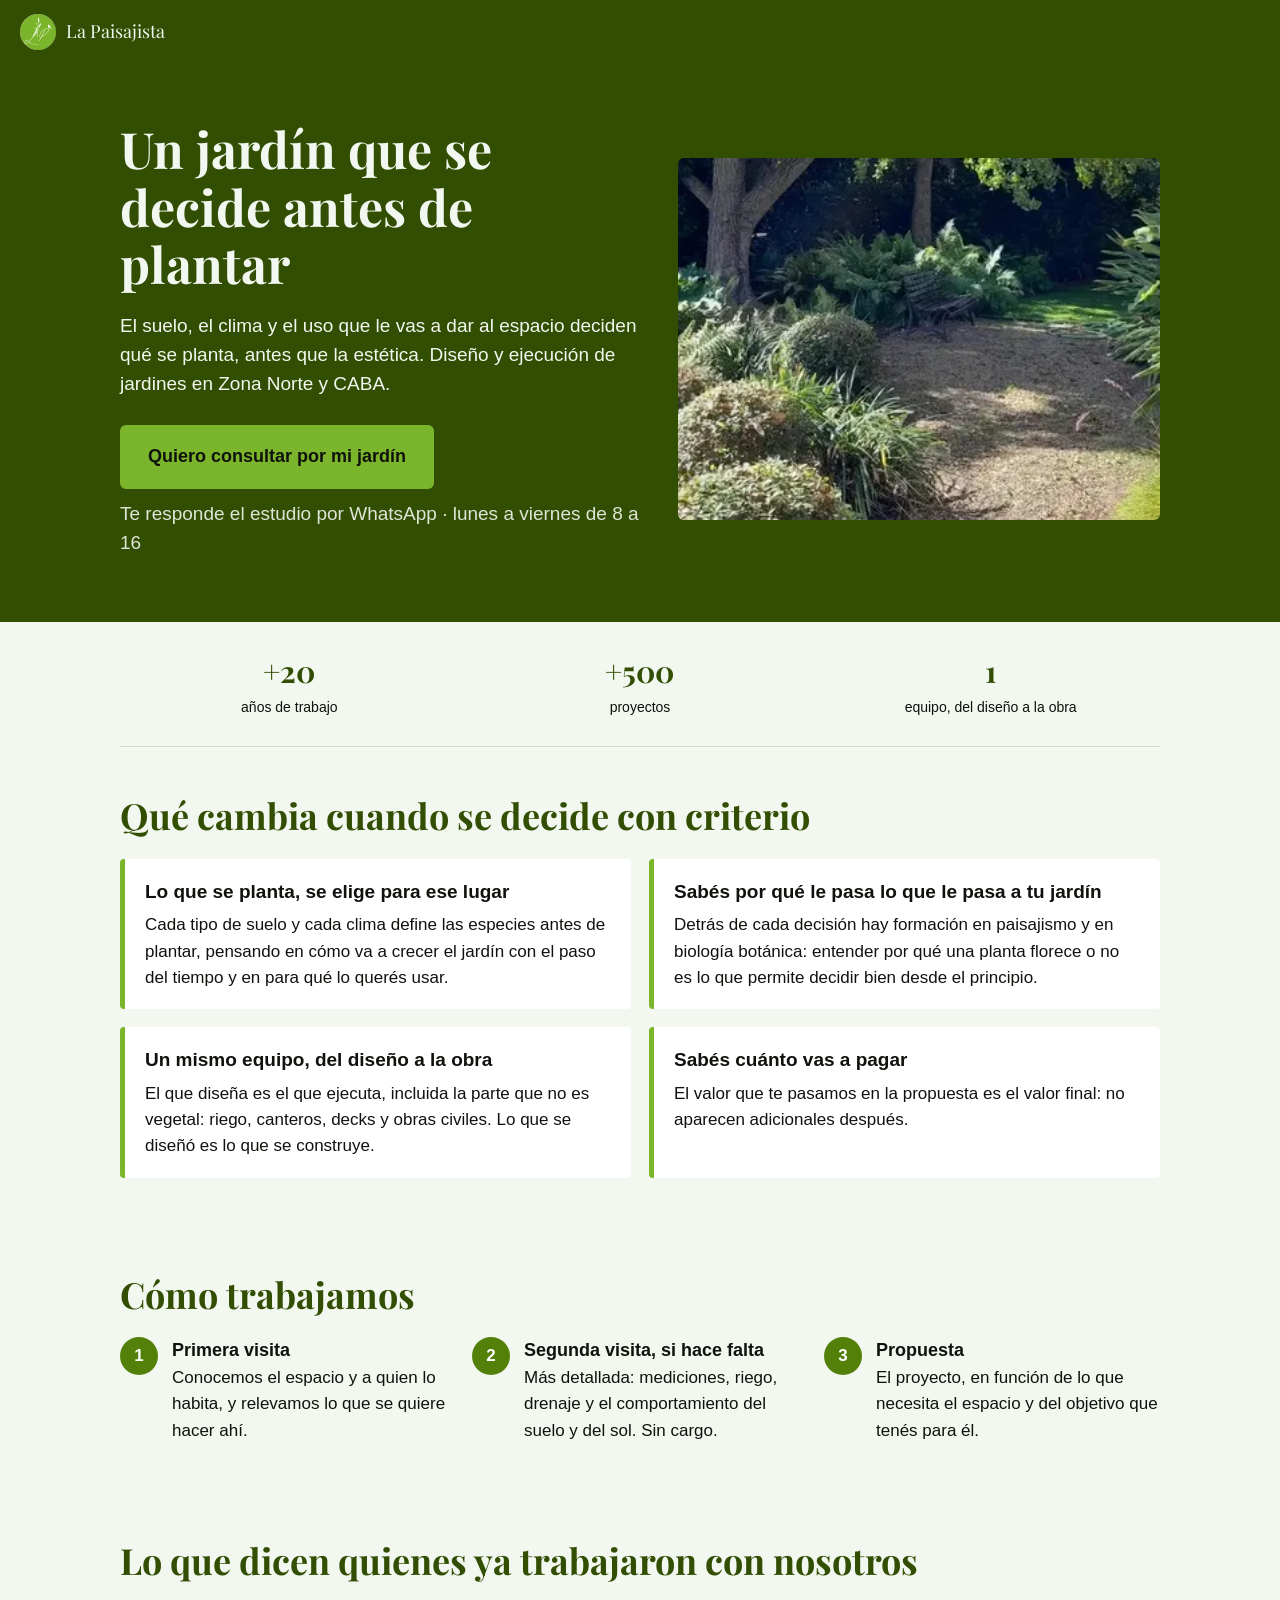
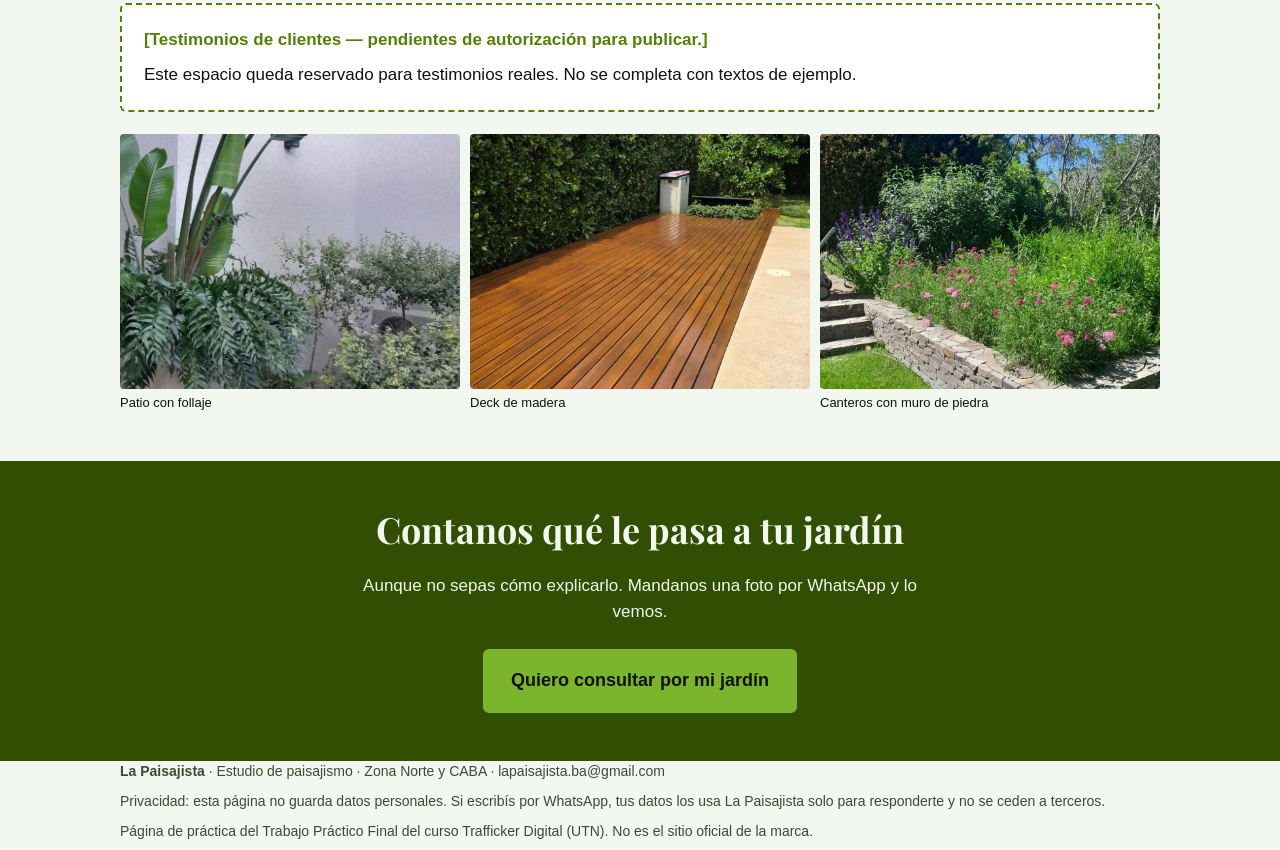
<file: index.html>
<!doctype html>
<html lang="es-AR">
<head>
<!-- Google Tag Manager -->
<script>(function(w,d,s,l,i){w[l]=w[l]||[];w[l].push({'gtm.start':
new Date().getTime(),event:'gtm.js'});var f=d.getElementsByTagName(s)[0],
j=d.createElement(s),dl=l!='dataLayer'?'&l='+l:'';j.async=true;j.src=
'https://www.googletagmanager.com/gtm.js?id='+i+dl;f.parentNode.insertBefore(j,f);
})(window,document,'script','dataLayer','GTM-T6WL2HMT');</script>
<!-- End Google Tag Manager -->
<meta charset="utf-8">
<meta name="viewport" content="width=device-width,initial-scale=1">
<meta name="robots" content="noindex, nofollow">
<title>Diseño de jardines en Zona Norte y CABA | La Paisajista</title>
<meta name="description" content="El suelo, el clima y el uso que le vas a dar al espacio deciden qué se planta, antes que la estética. Diseño y ejecución de jardines en Zona Norte y CABA.">
<link rel="preconnect" href="https://fonts.googleapis.com">
<link rel="preconnect" href="https://fonts.gstatic.com" crossorigin>
<link rel="preload" as="style" href="https://fonts.googleapis.com/css2?family=Playfair+Display:wght@700&display=optional" onload="this.onload=null;this.rel='stylesheet'">
<noscript><link rel="stylesheet" href="https://fonts.googleapis.com/css2?family=Playfair+Display:wght@700&display=optional"></noscript>
<link rel="preload" as="image" href="img/jardin-sendero-600.webp" imagesrcset="img/jardin-sendero-600.webp 600w, img/jardin-sendero.webp 1000w" imagesizes="(min-width:820px) 500px, 100vw" fetchpriority="high">
<style>:root{--primario:#7bb52b;--claro:#f2f7ef;--secundario:#538008;--profundo:#314e02;--tinta:#10130d}*{box-sizing:border-box;margin:0;padding:0}body{font-family:Helvetica,Arial,sans-serif;color:var(--tinta);background:var(--claro);line-height:1.55;font-size:17px}h1,h2{font-family:"Playfair Display",Georgia,serif;font-weight:700;line-height:1.15}img{display:block;max-width:100%;height:auto}.envoltura{max-width:1080px;margin:0 auto;padding:0 20px}.marca{display:flex;align-items:center;gap:10px;padding:14px 20px;background:var(--profundo);color:var(--claro);font-family:"Playfair Display",Georgia,serif;font-size:18px}.marca img{width:36px;height:36px;border-radius:50%}.hero{background:var(--profundo);color:var(--claro)}.hero .envoltura{display:grid;gap:28px;padding-top:36px;padding-bottom:44px}.hero h1{font-size:clamp(30px,6vw,50px)}.hero p{font-size:19px;max-width:560px}.hero figure img{border-radius:6px;aspect-ratio:4/3;object-fit:cover;width:100%}.cta{display:inline-block;background:var(--primario);color:var(--tinta);font-weight:700;font-size:18px;padding:16px 26px;border-radius:6px;text-decoration:none;border:2px solid var(--primario)}.cta:hover,.cta:focus{background:var(--claro);border-color:var(--claro)}.nota-cta{font-size:14px;margin-top:10px;opacity:.9}.cifras{display:grid;grid-template-columns:repeat(3,1fr);gap:12px;text-align:center;padding:26px 0;border-bottom:1px solid #cfdcc6}.cifras b{display:block;font-family:"Playfair Display",Georgia,serif;font-size:30px;color:var(--profundo)}.cifras span{font-size:14px}section{padding:48px 0}section h2{font-size:clamp(26px,4.5vw,36px);margin-bottom:22px;color:var(--profundo)}.beneficios{display:grid;gap:18px}.beneficio{background:#fff;border-left:5px solid var(--primario);padding:18px 20px;border-radius:4px}.beneficio h3{font-size:19px;margin-bottom:6px}.pasos{display:grid;gap:16px;counter-reset:paso}.paso{padding-left:52px;position:relative}.paso:before{counter-increment:paso;content:counter(paso);position:absolute;left:0;top:0;width:38px;height:38px;border-radius:50%;background:var(--secundario);color:#fff;display:grid;place-items:center;font-weight:700}.paso h3{font-size:18px}.galeria{display:grid;grid-template-columns:repeat(3,1fr);gap:10px;margin-top:22px}.galeria img{aspect-ratio:4/3;object-fit:cover;width:100%;border-radius:4px}.galeria figcaption{font-size:13px;margin-top:4px}.marcador{border:2px dashed var(--secundario);background:#fff;padding:22px;border-radius:6px}.marcador strong{color:var(--secundario)}.cierre{background:var(--profundo);color:var(--claro);text-align:center}.cierre h2{color:var(--claro)}.cierre p{max-width:600px;margin:0 auto 24px}footer{font-size:14px;padding:28px 0;color:#3c4a33}footer p{margin-bottom:8px}@media(min-width:820px){.hero .envoltura{grid-template-columns:1.1fr 1fr;align-items:center;padding-top:56px;padding-bottom:64px}.beneficios{grid-template-columns:repeat(2,1fr)}.pasos{grid-template-columns:repeat(3,1fr)}}@media(max-width:520px){.galeria{grid-template-columns:1fr}}</style>
</head>
<body>
<!-- Google Tag Manager (noscript) -->
<noscript><iframe src="https://www.googletagmanager.com/ns.html?id=GTM-T6WL2HMT"
height="0" width="0" style="display:none;visibility:hidden"></iframe></noscript>
<!-- End Google Tag Manager (noscript) -->

<div class="marca"><img src="img/logo.webp" width="36" height="36" alt="">La Paisajista</div>

<header class="hero">
 <div class="envoltura">
  <div>
   <h1>Un jardín que se decide antes de plantar</h1>
   <p style="margin:18px 0 26px">El suelo, el clima y el uso que le vas a dar al espacio deciden qué se planta, antes que la estética. Diseño y ejecución de jardines en Zona Norte y CABA.</p>
   <a class="cta" href="https://wa.me/5491169484851?text=Hola%2C%20vi%20su%20p%C3%A1gina%20y%20quiero%20consultar%20por%20el%20dise%C3%B1o%20de%20mi%20jard%C3%ADn." target="_blank" rel="noopener" data-ubicacion="arriba">Quiero consultar por mi jardín</a>
   <p class="nota-cta">Te responde el estudio por WhatsApp · lunes a viernes de 8 a 16</p>
  </div>
  <figure><img src="img/jardin-sendero-600.webp" srcset="img/jardin-sendero-600.webp 600w, img/jardin-sendero.webp 1000w" sizes="(min-width:820px) 500px, 100vw" width="1000" height="450" alt="Sendero de tierra entre canteros en sombra, con helechos, arbustos redondeados y gramíneas bajo árboles añosos." fetchpriority="high"></figure>
 </div>
</header>

<main class="envoltura">
 <div class="cifras">
  <div><b>+20</b><span>años de trabajo</span></div>
  <div><b>+500</b><span>proyectos</span></div>
  <div><b>1</b><span>equipo, del diseño a la obra</span></div>
 </div>

 <section>
  <h2>Qué cambia cuando se decide con criterio</h2>
  <div class="beneficios">
   <div class="beneficio"><h3>Lo que se planta, se elige para ese lugar</h3><p>Cada tipo de suelo y cada clima define las especies antes de plantar, pensando en cómo va a crecer el jardín con el paso del tiempo y en para qué lo querés usar.</p></div>
   <div class="beneficio"><h3>Sabés por qué le pasa lo que le pasa a tu jardín</h3><p>Detrás de cada decisión hay formación en paisajismo y en biología botánica: entender por qué una planta florece o no es lo que permite decidir bien desde el principio.</p></div>
   <div class="beneficio"><h3>Un mismo equipo, del diseño a la obra</h3><p>El que diseña es el que ejecuta, incluida la parte que no es vegetal: riego, canteros, decks y obras civiles. Lo que se diseñó es lo que se construye.</p></div>
   <div class="beneficio"><h3>Sabés cuánto vas a pagar</h3><p>El valor que te pasamos en la propuesta es el valor final: no aparecen adicionales después.</p></div>
  </div>
 </section>

 <section>
  <h2>Cómo trabajamos</h2>
  <div class="pasos">
   <div class="paso"><h3>Primera visita</h3><p>Conocemos el espacio y a quien lo habita, y relevamos lo que se quiere hacer ahí.</p></div>
   <div class="paso"><h3>Segunda visita, si hace falta</h3><p>Más detallada: mediciones, riego, drenaje y el comportamiento del suelo y del sol. Sin cargo.</p></div>
   <div class="paso"><h3>Propuesta</h3><p>El proyecto, en función de lo que necesita el espacio y del objetivo que tenés para él.</p></div>
  </div>
 </section>

 <section>
  <h2>Lo que dicen quienes ya trabajaron con nosotros</h2>
  <div class="marcador">
   <p><strong>[Testimonios de clientes — pendientes de autorización para publicar.]</strong></p>
   <p style="margin-top:8px">Este espacio queda reservado para testimonios reales. No se completa con textos de ejemplo.</p>
  </div>
  <div class="galeria">
   <figure><img src="img/maceton-acceso.webp" width="740" height="525" loading="lazy" alt="Planta de hojas grandes con helechos y arbustos bajos junto a un muro claro."><figcaption>Patio con follaje</figcaption></figure>
   <figure><img src="img/deck.webp" width="1000" height="750" loading="lazy" alt="Deck de madera junto a un cerco alto, con la madera lustrada."><figcaption>Deck de madera</figcaption></figure>
   <figure><img src="img/jardin-canteros.webp" width="1000" height="750" loading="lazy" alt="Canteros de un jardín terminado."><figcaption>Canteros con muro de piedra</figcaption></figure>
  </div>
 </section>
</main>

<section class="cierre">
 <div class="envoltura">
  <h2>Contanos qué le pasa a tu jardín</h2>
  <p>Aunque no sepas cómo explicarlo. Mandanos una foto por WhatsApp y lo vemos.</p>
  <a class="cta" href="https://wa.me/5491169484851?text=Hola%2C%20vi%20su%20p%C3%A1gina%20y%20quiero%20consultar%20por%20el%20dise%C3%B1o%20de%20mi%20jard%C3%ADn." target="_blank" rel="noopener" data-ubicacion="abajo">Quiero consultar por mi jardín</a>
 </div>
</section>

<footer class="envoltura">
 <p><strong>La Paisajista</strong> · Estudio de paisajismo · Zona Norte y CABA · lapaisajista.ba@gmail.com</p>
 <p>Privacidad: esta página no guarda datos personales. Si escribís por WhatsApp, tus datos los usa La Paisajista solo para responderte y no se ceden a terceros.</p>
 <p>Página de práctica del Trabajo Práctico Final del curso Trafficker Digital (UTN). No es el sitio oficial de la marca.</p>
</footer>

<script>
document.querySelectorAll('a.cta').forEach(function(a){
 a.addEventListener('click',function(){
  window.dataLayer=window.dataLayer||[];
  window.dataLayer.push({event:'clic_whatsapp',ubicacion_boton:a.dataset.ubicacion,version_landing:'diseno'});
 });
});
</script>
</body>
</html>
</file>
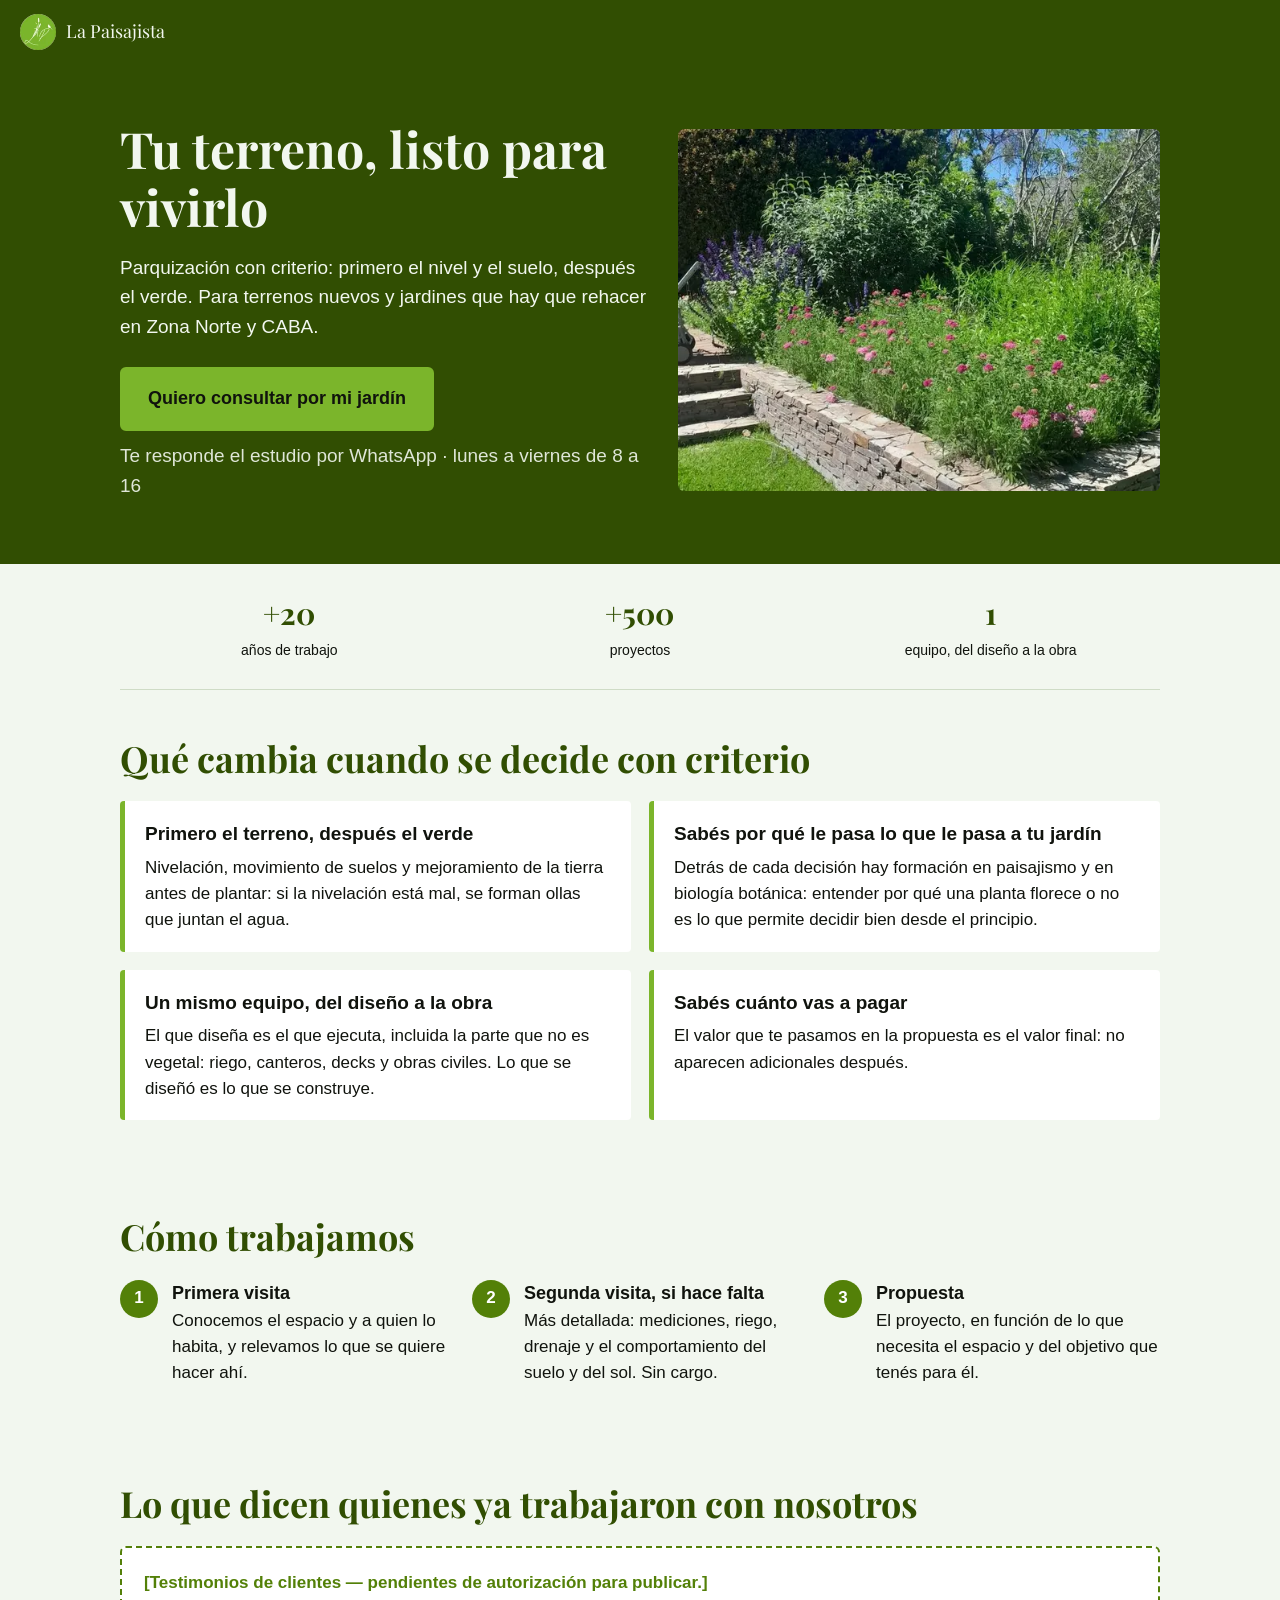
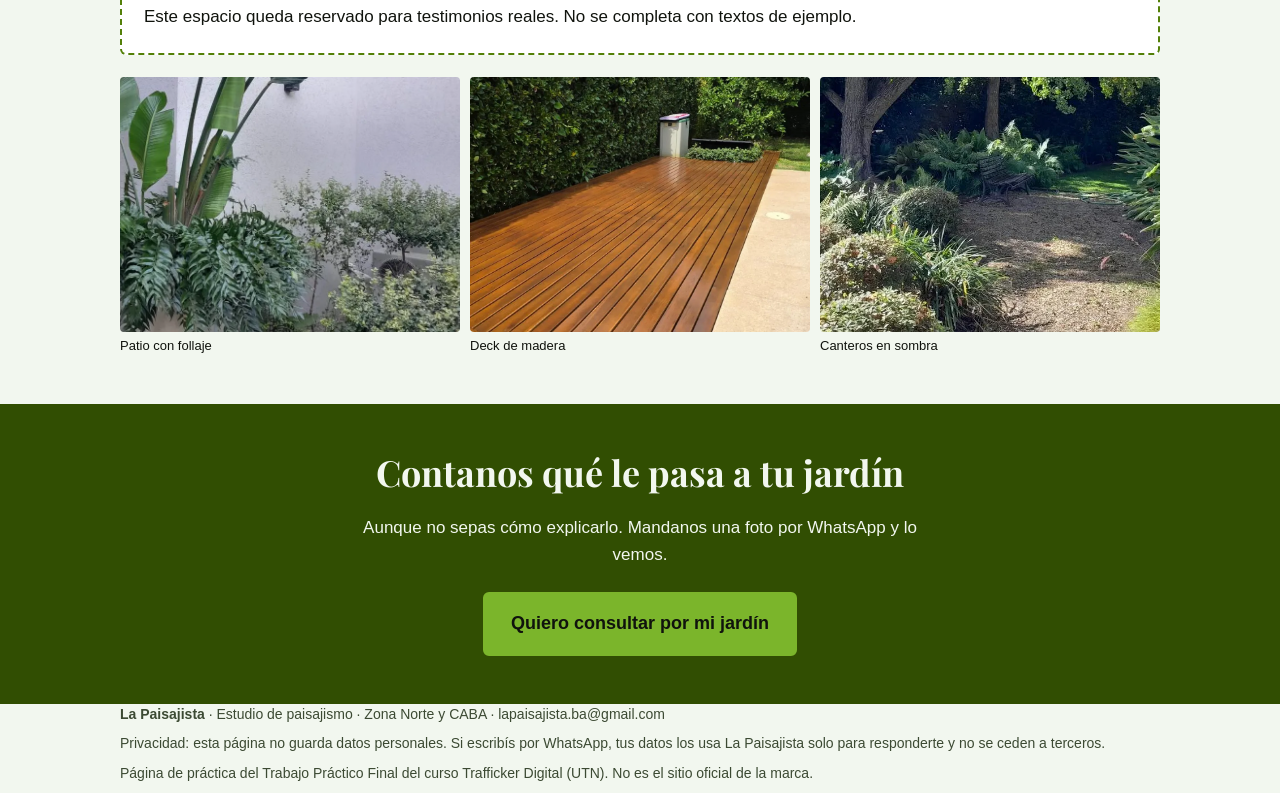
<file: parquizacion.html>
<!doctype html>
<html lang="es-AR">
<head>
<!-- Google Tag Manager -->
<script>(function(w,d,s,l,i){w[l]=w[l]||[];w[l].push({'gtm.start':
new Date().getTime(),event:'gtm.js'});var f=d.getElementsByTagName(s)[0],
j=d.createElement(s),dl=l!='dataLayer'?'&l='+l:'';j.async=true;j.src=
'https://www.googletagmanager.com/gtm.js?id='+i+dl;f.parentNode.insertBefore(j,f);
})(window,document,'script','dataLayer','GTM-T6WL2HMT');</script>
<!-- End Google Tag Manager -->
<meta charset="utf-8">
<meta name="viewport" content="width=device-width,initial-scale=1">
<meta name="robots" content="noindex, nofollow">
<title>Parquización de terrenos en Zona Norte y CABA | La Paisajista</title>
<meta name="description" content="Parquización con criterio: primero el nivel y el suelo, después el verde. Para terrenos nuevos y jardines que hay que rehacer en Zona Norte y CABA.">
<link rel="preconnect" href="https://fonts.googleapis.com">
<link rel="preconnect" href="https://fonts.gstatic.com" crossorigin>
<link rel="preload" as="style" href="https://fonts.googleapis.com/css2?family=Playfair+Display:wght@700&display=optional" onload="this.onload=null;this.rel='stylesheet'">
<noscript><link rel="stylesheet" href="https://fonts.googleapis.com/css2?family=Playfair+Display:wght@700&display=optional"></noscript>
<link rel="preload" as="image" href="img/jardin-canteros-600.webp" imagesrcset="img/jardin-canteros-600.webp 600w, img/jardin-canteros.webp 1000w" imagesizes="(min-width:820px) 500px, 100vw" fetchpriority="high">
<style>:root{--primario:#7bb52b;--claro:#f2f7ef;--secundario:#538008;--profundo:#314e02;--tinta:#10130d}*{box-sizing:border-box;margin:0;padding:0}body{font-family:Helvetica,Arial,sans-serif;color:var(--tinta);background:var(--claro);line-height:1.55;font-size:17px}h1,h2{font-family:"Playfair Display",Georgia,serif;font-weight:700;line-height:1.15}img{display:block;max-width:100%;height:auto}.envoltura{max-width:1080px;margin:0 auto;padding:0 20px}.marca{display:flex;align-items:center;gap:10px;padding:14px 20px;background:var(--profundo);color:var(--claro);font-family:"Playfair Display",Georgia,serif;font-size:18px}.marca img{width:36px;height:36px;border-radius:50%}.hero{background:var(--profundo);color:var(--claro)}.hero .envoltura{display:grid;gap:28px;padding-top:36px;padding-bottom:44px}.hero h1{font-size:clamp(30px,6vw,50px)}.hero p{font-size:19px;max-width:560px}.hero figure img{border-radius:6px;aspect-ratio:4/3;object-fit:cover;width:100%}.cta{display:inline-block;background:var(--primario);color:var(--tinta);font-weight:700;font-size:18px;padding:16px 26px;border-radius:6px;text-decoration:none;border:2px solid var(--primario)}.cta:hover,.cta:focus{background:var(--claro);border-color:var(--claro)}.nota-cta{font-size:14px;margin-top:10px;opacity:.9}.cifras{display:grid;grid-template-columns:repeat(3,1fr);gap:12px;text-align:center;padding:26px 0;border-bottom:1px solid #cfdcc6}.cifras b{display:block;font-family:"Playfair Display",Georgia,serif;font-size:30px;color:var(--profundo)}.cifras span{font-size:14px}section{padding:48px 0}section h2{font-size:clamp(26px,4.5vw,36px);margin-bottom:22px;color:var(--profundo)}.beneficios{display:grid;gap:18px}.beneficio{background:#fff;border-left:5px solid var(--primario);padding:18px 20px;border-radius:4px}.beneficio h3{font-size:19px;margin-bottom:6px}.pasos{display:grid;gap:16px;counter-reset:paso}.paso{padding-left:52px;position:relative}.paso:before{counter-increment:paso;content:counter(paso);position:absolute;left:0;top:0;width:38px;height:38px;border-radius:50%;background:var(--secundario);color:#fff;display:grid;place-items:center;font-weight:700}.paso h3{font-size:18px}.galeria{display:grid;grid-template-columns:repeat(3,1fr);gap:10px;margin-top:22px}.galeria img{aspect-ratio:4/3;object-fit:cover;width:100%;border-radius:4px}.galeria figcaption{font-size:13px;margin-top:4px}.marcador{border:2px dashed var(--secundario);background:#fff;padding:22px;border-radius:6px}.marcador strong{color:var(--secundario)}.cierre{background:var(--profundo);color:var(--claro);text-align:center}.cierre h2{color:var(--claro)}.cierre p{max-width:600px;margin:0 auto 24px}footer{font-size:14px;padding:28px 0;color:#3c4a33}footer p{margin-bottom:8px}@media(min-width:820px){.hero .envoltura{grid-template-columns:1.1fr 1fr;align-items:center;padding-top:56px;padding-bottom:64px}.beneficios{grid-template-columns:repeat(2,1fr)}.pasos{grid-template-columns:repeat(3,1fr)}}@media(max-width:520px){.galeria{grid-template-columns:1fr}}</style>
</head>
<body>
<!-- Google Tag Manager (noscript) -->
<noscript><iframe src="https://www.googletagmanager.com/ns.html?id=GTM-T6WL2HMT"
height="0" width="0" style="display:none;visibility:hidden"></iframe></noscript>
<!-- End Google Tag Manager (noscript) -->

<div class="marca"><img src="img/logo.webp" width="36" height="36" alt="">La Paisajista</div>

<header class="hero">
 <div class="envoltura">
  <div>
   <h1>Tu terreno, listo para vivirlo</h1>
   <p style="margin:18px 0 26px">Parquización con criterio: primero el nivel y el suelo, después el verde. Para terrenos nuevos y jardines que hay que rehacer en Zona Norte y CABA.</p>
   <a class="cta" href="https://wa.me/5491169484851?text=Hola%2C%20vi%20su%20p%C3%A1gina%20y%20quiero%20consultar%20por%20la%20parquizaci%C3%B3n%20de%20mi%20terreno." target="_blank" rel="noopener" data-ubicacion="arriba">Quiero consultar por mi jardín</a>
   <p class="nota-cta">Te responde el estudio por WhatsApp · lunes a viernes de 8 a 16</p>
  </div>
  <figure><img src="img/jardin-canteros-600.webp" srcset="img/jardin-canteros-600.webp 600w, img/jardin-canteros.webp 1000w" sizes="(min-width:820px) 500px, 100vw" width="1000" height="750" alt="Cantero elevado contenido por un muro de piedra en seco, con plantas en flor y césped al pie." fetchpriority="high"></figure>
 </div>
</header>

<main class="envoltura">
 <div class="cifras">
  <div><b>+20</b><span>años de trabajo</span></div>
  <div><b>+500</b><span>proyectos</span></div>
  <div><b>1</b><span>equipo, del diseño a la obra</span></div>
 </div>

 <section>
  <h2>Qué cambia cuando se decide con criterio</h2>
  <div class="beneficios">
   <div class="beneficio"><h3>Primero el terreno, después el verde</h3><p>Nivelación, movimiento de suelos y mejoramiento de la tierra antes de plantar: si la nivelación está mal, se forman ollas que juntan el agua.</p></div>
   <div class="beneficio"><h3>Sabés por qué le pasa lo que le pasa a tu jardín</h3><p>Detrás de cada decisión hay formación en paisajismo y en biología botánica: entender por qué una planta florece o no es lo que permite decidir bien desde el principio.</p></div>
   <div class="beneficio"><h3>Un mismo equipo, del diseño a la obra</h3><p>El que diseña es el que ejecuta, incluida la parte que no es vegetal: riego, canteros, decks y obras civiles. Lo que se diseñó es lo que se construye.</p></div>
   <div class="beneficio"><h3>Sabés cuánto vas a pagar</h3><p>El valor que te pasamos en la propuesta es el valor final: no aparecen adicionales después.</p></div>
  </div>
 </section>

 <section>
  <h2>Cómo trabajamos</h2>
  <div class="pasos">
   <div class="paso"><h3>Primera visita</h3><p>Conocemos el espacio y a quien lo habita, y relevamos lo que se quiere hacer ahí.</p></div>
   <div class="paso"><h3>Segunda visita, si hace falta</h3><p>Más detallada: mediciones, riego, drenaje y el comportamiento del suelo y del sol. Sin cargo.</p></div>
   <div class="paso"><h3>Propuesta</h3><p>El proyecto, en función de lo que necesita el espacio y del objetivo que tenés para él.</p></div>
  </div>
 </section>

 <section>
  <h2>Lo que dicen quienes ya trabajaron con nosotros</h2>
  <div class="marcador">
   <p><strong>[Testimonios de clientes — pendientes de autorización para publicar.]</strong></p>
   <p style="margin-top:8px">Este espacio queda reservado para testimonios reales. No se completa con textos de ejemplo.</p>
  </div>
  <div class="galeria">
   <figure><img src="img/maceton-acceso.webp" width="740" height="525" loading="lazy" alt="Planta de hojas grandes con helechos y arbustos bajos junto a un muro claro."><figcaption>Patio con follaje</figcaption></figure>
   <figure><img src="img/deck.webp" width="1000" height="750" loading="lazy" alt="Deck de madera junto a un cerco alto, con la madera lustrada."><figcaption>Deck de madera</figcaption></figure>
   <figure><img src="img/jardin-sendero.webp" width="1000" height="450" loading="lazy" alt="Canteros de un jardín terminado."><figcaption>Canteros en sombra</figcaption></figure>
  </div>
 </section>
</main>

<section class="cierre">
 <div class="envoltura">
  <h2>Contanos qué le pasa a tu jardín</h2>
  <p>Aunque no sepas cómo explicarlo. Mandanos una foto por WhatsApp y lo vemos.</p>
  <a class="cta" href="https://wa.me/5491169484851?text=Hola%2C%20vi%20su%20p%C3%A1gina%20y%20quiero%20consultar%20por%20la%20parquizaci%C3%B3n%20de%20mi%20terreno." target="_blank" rel="noopener" data-ubicacion="abajo">Quiero consultar por mi jardín</a>
 </div>
</section>

<footer class="envoltura">
 <p><strong>La Paisajista</strong> · Estudio de paisajismo · Zona Norte y CABA · lapaisajista.ba@gmail.com</p>
 <p>Privacidad: esta página no guarda datos personales. Si escribís por WhatsApp, tus datos los usa La Paisajista solo para responderte y no se ceden a terceros.</p>
 <p>Página de práctica del Trabajo Práctico Final del curso Trafficker Digital (UTN). No es el sitio oficial de la marca.</p>
</footer>

<script>
document.querySelectorAll('a.cta').forEach(function(a){
 a.addEventListener('click',function(){
  window.dataLayer=window.dataLayer||[];
  window.dataLayer.push({event:'clic_whatsapp',ubicacion_boton:a.dataset.ubicacion,version_landing:'parquizacion'});
 });
});
</script>
</body>
</html>
</file>
